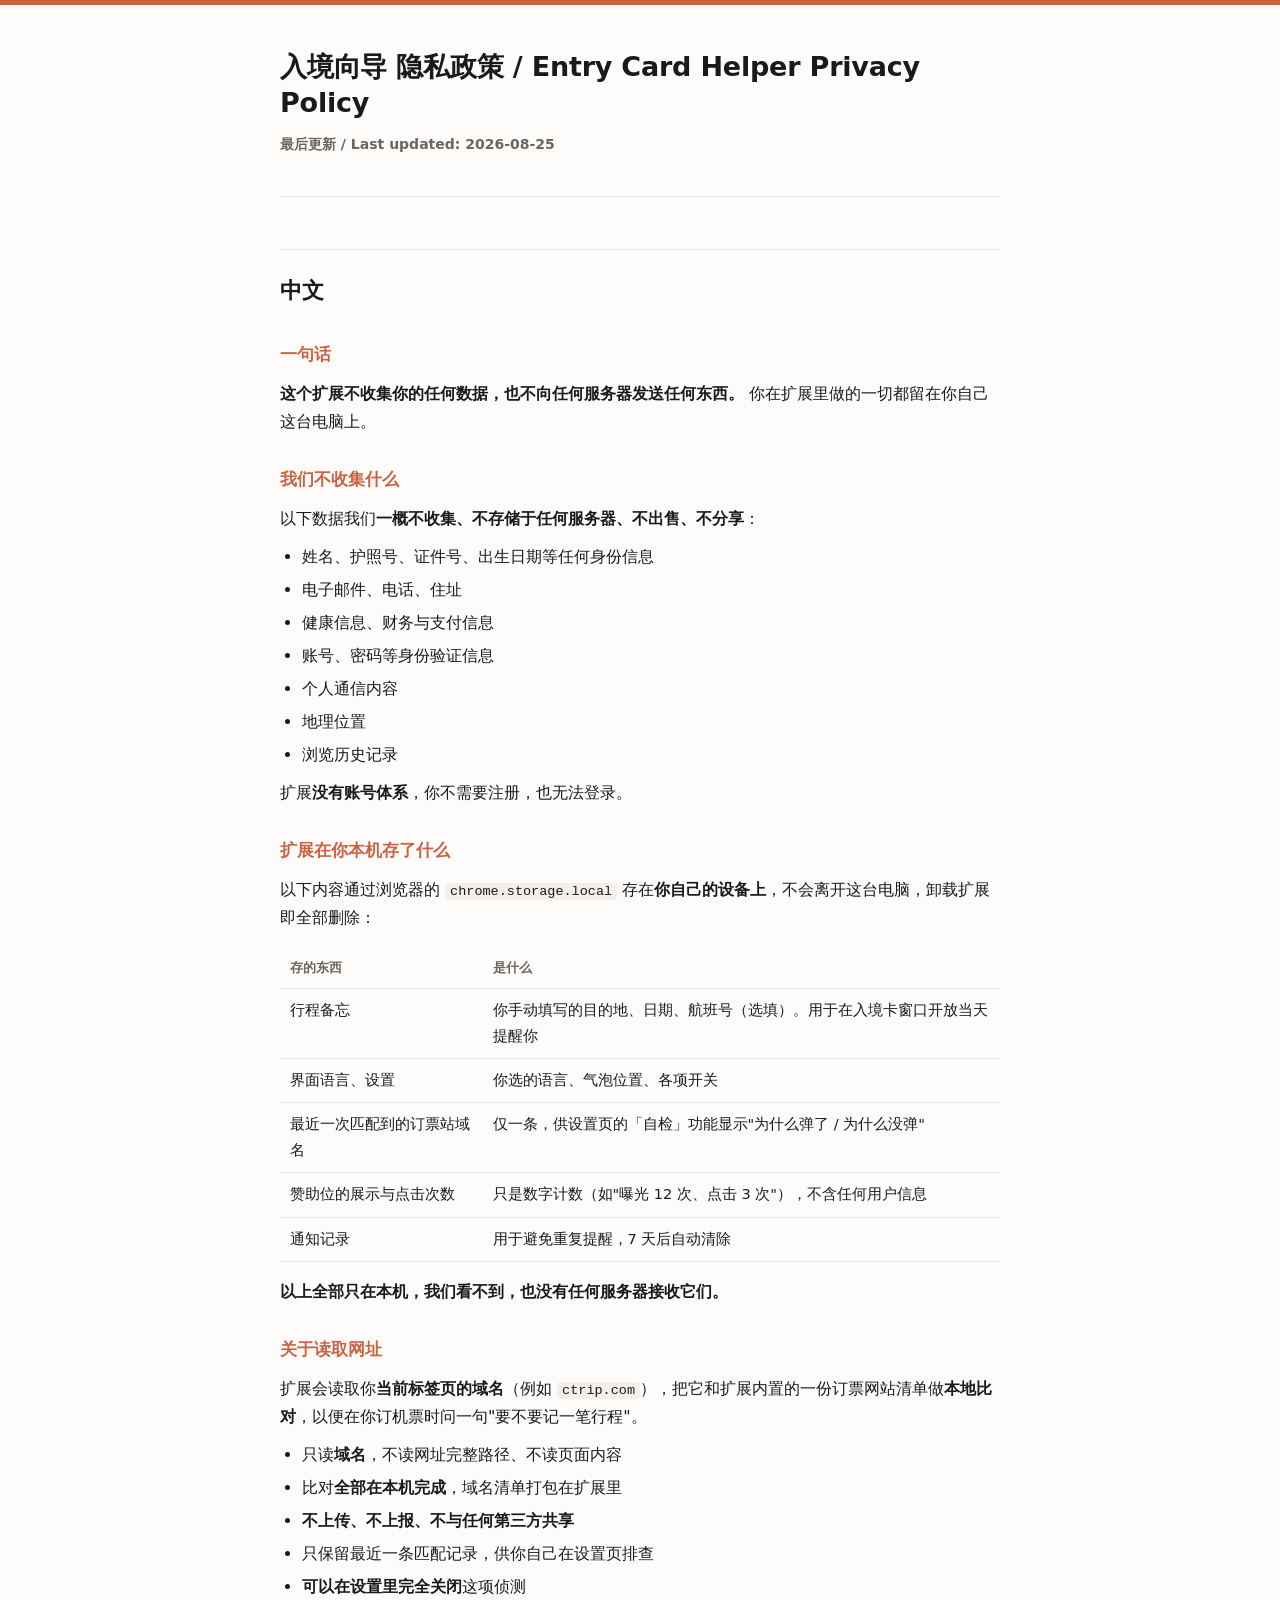
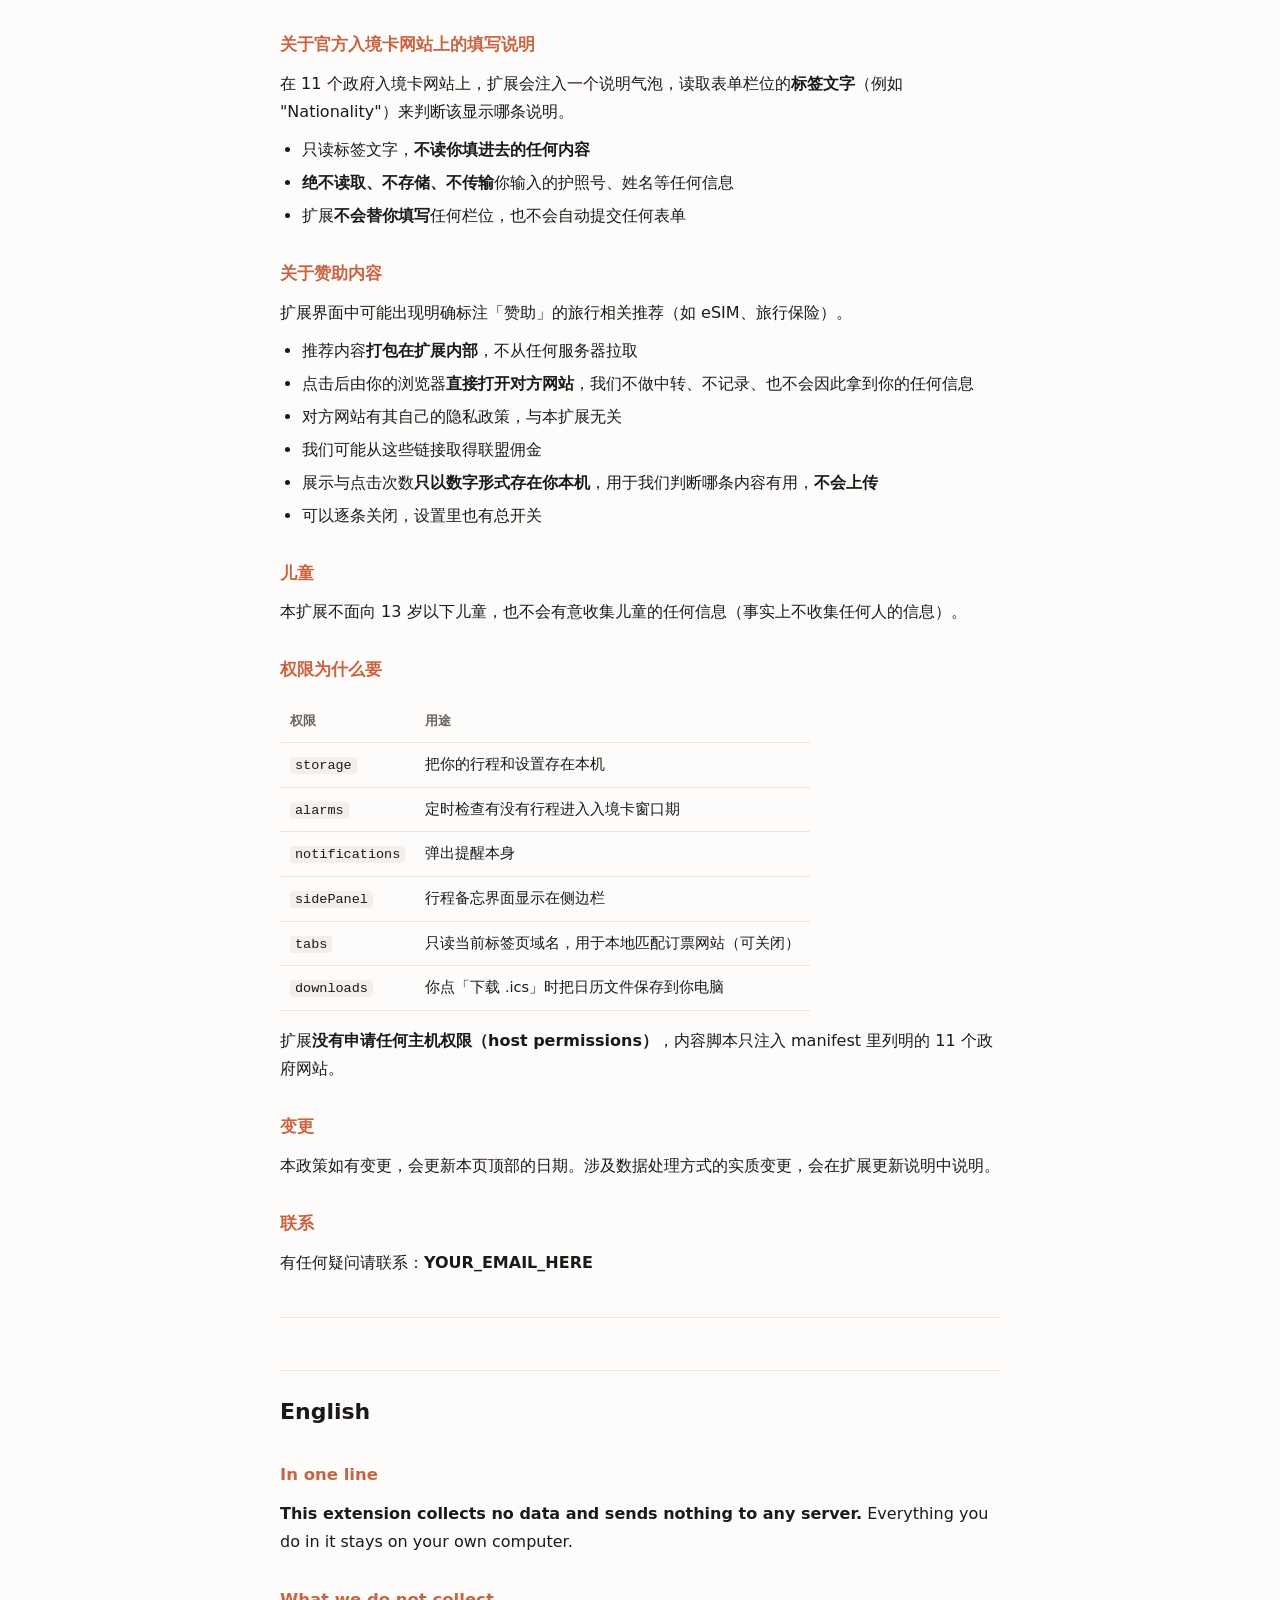
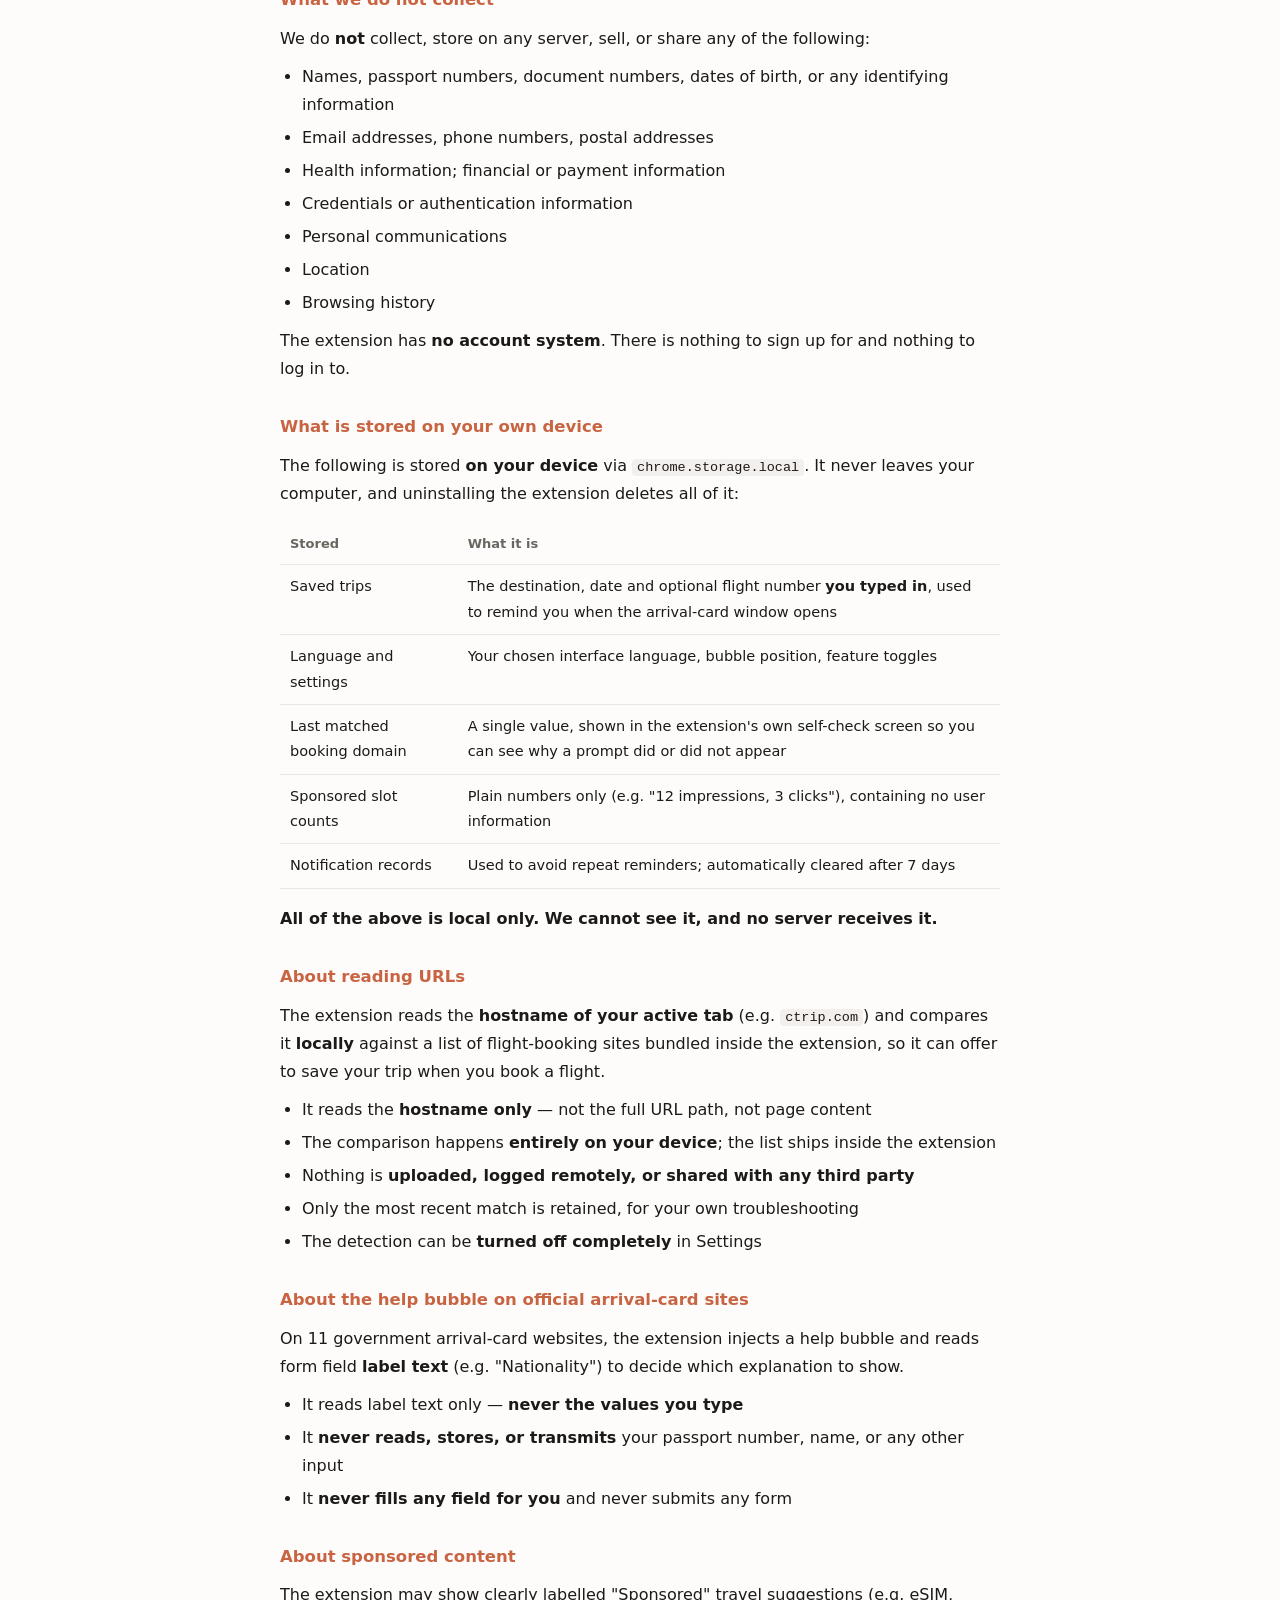
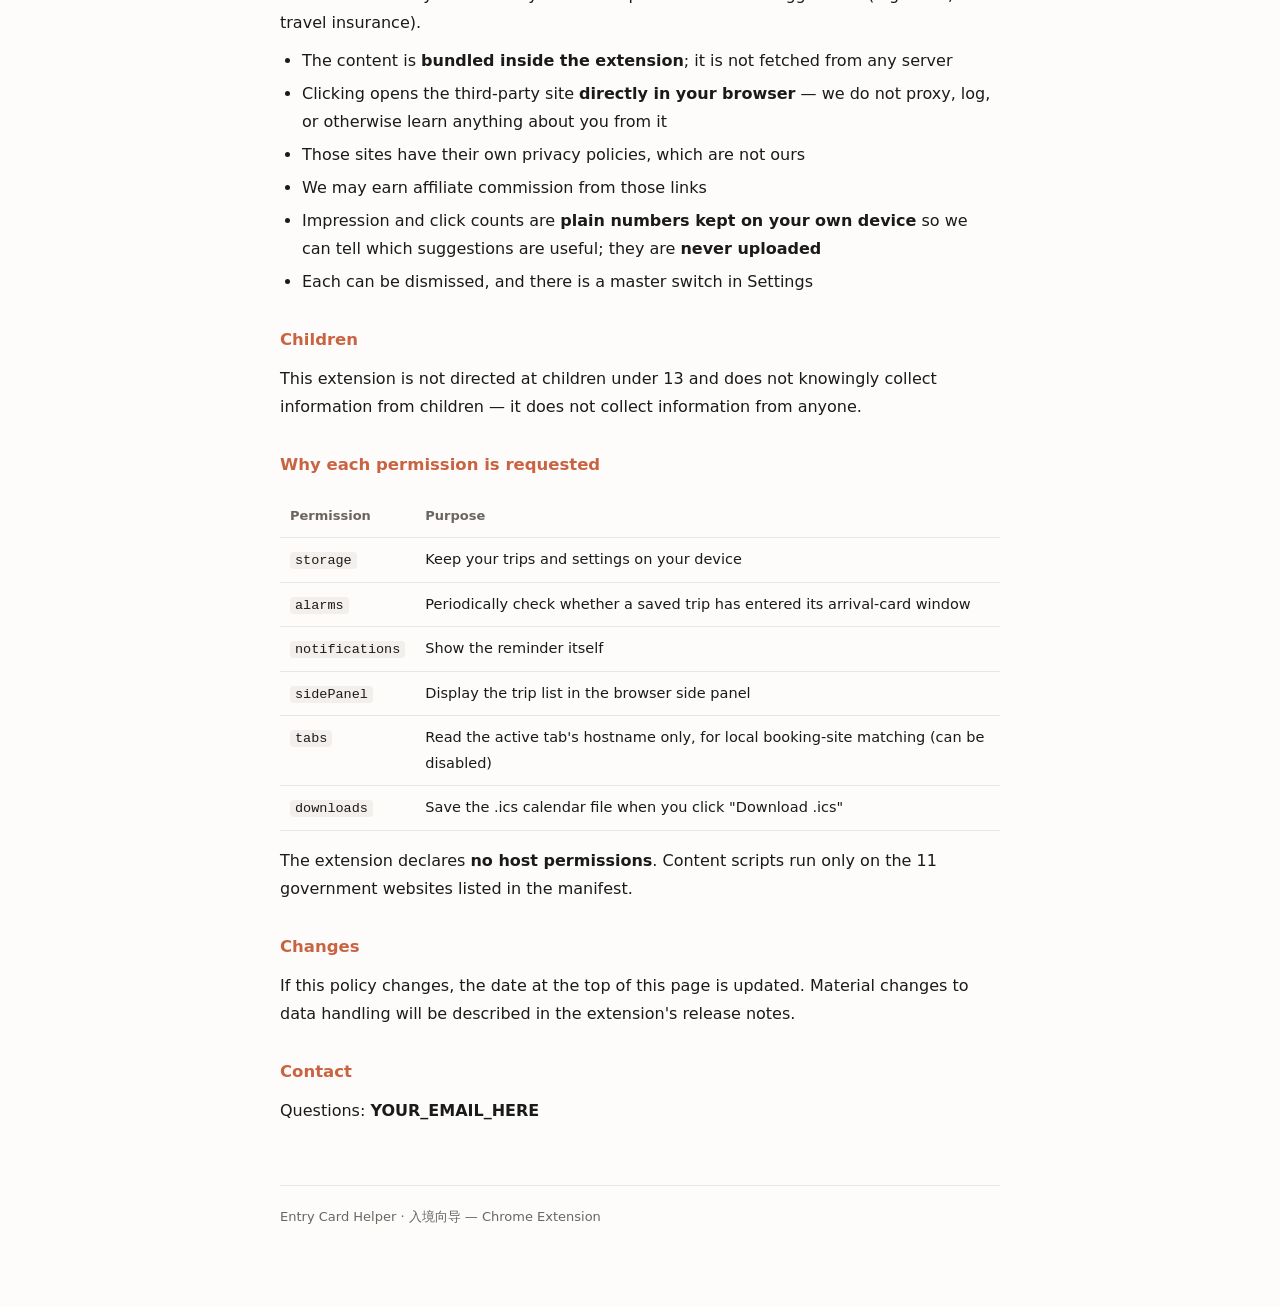
<file: index.html>
<!DOCTYPE html>
<html lang="zh-CN">
<head>
<meta charset="utf-8">
<meta name="viewport" content="width=device-width,initial-scale=1">
<title>入境向导 隐私政策 / Entry Card Helper Privacy Policy</title>
<meta name="description" content="Entry Card Helper collects no data and sends nothing to any server. 入境向导不收集任何数据。">
<style>
:root{--ink:#1c1a18;--sub:#6b6560;--line:#eae5e0;--coral:#c96442;--bg:#fdfcfb}
*{box-sizing:border-box}
body{margin:0;background:var(--bg);color:var(--ink);
  font:16px/1.75 system-ui,-apple-system,"PingFang SC","Microsoft YaHei","Noto Sans CJK SC",sans-serif}
.wrap{max-width:760px;margin:0 auto;padding:0 20px 80px}
.top{height:5px;background:var(--coral)}
h1{font-size:27px;line-height:1.35;margin:44px 0 6px;letter-spacing:-.2px}
h2{font-size:22px;margin:52px 0 4px;padding-top:22px;border-top:1px solid var(--line)}
h3{font-size:16.5px;margin:30px 0 6px;color:var(--coral)}
p{margin:10px 0}
ul{margin:10px 0;padding-left:22px} li{margin:5px 0}
strong{font-weight:650}
code{background:#f3efec;border-radius:4px;padding:1px 5px;font-size:13.5px;
  font-family:ui-monospace,SFMono-Regular,Menlo,Consolas,monospace}
hr{border:0;border-top:1px solid var(--line);margin:40px 0}
table{width:100%;border-collapse:collapse;margin:16px 0;font-size:14.5px;display:block;overflow-x:auto}
th,td{border-bottom:1px solid var(--line);padding:9px 10px;text-align:left;vertical-align:top}
th{color:var(--sub);font-weight:600;font-size:13px;white-space:nowrap}
h1+p{color:var(--sub);font-size:14px}
footer{margin-top:60px;padding-top:20px;border-top:1px solid var(--line);color:var(--sub);font-size:13px}
@media(max-width:600px){h1{font-size:23px}body{font-size:15.5px}}
</style>
</head>
<body>
<div class="top"></div>
<div class="wrap">
<h1>入境向导 隐私政策 / Entry Card Helper Privacy Policy</h1>
<p><strong>最后更新 / Last updated: 2026-08-25</strong></p>
<hr>
<h2>中文</h2>
<h3>一句话</h3>
<p><strong>这个扩展不收集你的任何数据，也不向任何服务器发送任何东西。</strong> 你在扩展里做的一切都留在你自己这台电脑上。</p>
<h3>我们不收集什么</h3>
<p>以下数据我们<strong>一概不收集、不存储于任何服务器、不出售、不分享</strong>：</p>
<ul><li>姓名、护照号、证件号、出生日期等任何身份信息</li><li>电子邮件、电话、住址</li><li>健康信息、财务与支付信息</li><li>账号、密码等身份验证信息</li><li>个人通信内容</li><li>地理位置</li><li>浏览历史记录</li></ul>
<p>扩展<strong>没有账号体系</strong>，你不需要注册，也无法登录。</p>
<h3>扩展在你本机存了什么</h3>
<p>以下内容通过浏览器的 <code>chrome.storage.local</code> 存在<strong>你自己的设备上</strong>，不会离开这台电脑，卸载扩展即全部删除：</p>
<table><thead><tr><th>存的东西</th><th>是什么</th></tr></thead><tbody><tr><td>行程备忘</td><td>你手动填写的目的地、日期、航班号（选填）。用于在入境卡窗口开放当天提醒你</td></tr><tr><td>界面语言、设置</td><td>你选的语言、气泡位置、各项开关</td></tr><tr><td>最近一次匹配到的订票站域名</td><td>仅一条，供设置页的「自检」功能显示"为什么弹了 / 为什么没弹"</td></tr><tr><td>赞助位的展示与点击次数</td><td>只是数字计数（如"曝光 12 次、点击 3 次"），不含任何用户信息</td></tr><tr><td>通知记录</td><td>用于避免重复提醒，7 天后自动清除</td></tr></tbody></table>
<p><strong>以上全部只在本机，我们看不到，也没有任何服务器接收它们。</strong></p>
<h3>关于读取网址</h3>
<p>扩展会读取你<strong>当前标签页的域名</strong>（例如 <code>ctrip.com</code>），把它和扩展内置的一份订票网站清单做<strong>本地比对</strong>，以便在你订机票时问一句"要不要记一笔行程"。</p>
<ul><li>只读<strong>域名</strong>，不读网址完整路径、不读页面内容</li><li>比对<strong>全部在本机完成</strong>，域名清单打包在扩展里</li><li><strong>不上传、不上报、不与任何第三方共享</strong></li><li>只保留最近一条匹配记录，供你自己在设置页排查</li><li><strong>可以在设置里完全关闭</strong>这项侦测</li></ul>
<h3>关于官方入境卡网站上的填写说明</h3>
<p>在 11 个政府入境卡网站上，扩展会注入一个说明气泡，读取表单栏位的<strong>标签文字</strong>（例如 "Nationality"）来判断该显示哪条说明。</p>
<ul><li>只读标签文字，<strong>不读你填进去的任何内容</strong></li><li><strong>绝不读取、不存储、不传输</strong>你输入的护照号、姓名等任何信息</li><li>扩展<strong>不会替你填写</strong>任何栏位，也不会自动提交任何表单</li></ul>
<h3>关于赞助内容</h3>
<p>扩展界面中可能出现明确标注「赞助」的旅行相关推荐（如 eSIM、旅行保险）。</p>
<ul><li>推荐内容<strong>打包在扩展内部</strong>，不从任何服务器拉取</li><li>点击后由你的浏览器<strong>直接打开对方网站</strong>，我们不做中转、不记录、也不会因此拿到你的任何信息</li><li>对方网站有其自己的隐私政策，与本扩展无关</li><li>我们可能从这些链接取得联盟佣金</li><li>展示与点击次数<strong>只以数字形式存在你本机</strong>，用于我们判断哪条内容有用，<strong>不会上传</strong></li><li>可以逐条关闭，设置里也有总开关</li></ul>
<h3>儿童</h3>
<p>本扩展不面向 13 岁以下儿童，也不会有意收集儿童的任何信息（事实上不收集任何人的信息）。</p>
<h3>权限为什么要</h3>
<table><thead><tr><th>权限</th><th>用途</th></tr></thead><tbody><tr><td><code>storage</code></td><td>把你的行程和设置存在本机</td></tr><tr><td><code>alarms</code></td><td>定时检查有没有行程进入入境卡窗口期</td></tr><tr><td><code>notifications</code></td><td>弹出提醒本身</td></tr><tr><td><code>sidePanel</code></td><td>行程备忘界面显示在侧边栏</td></tr><tr><td><code>tabs</code></td><td>只读当前标签页域名，用于本地匹配订票网站（可关闭）</td></tr><tr><td><code>downloads</code></td><td>你点「下载 .ics」时把日历文件保存到你电脑</td></tr></tbody></table>
<p>扩展<strong>没有申请任何主机权限（host permissions）</strong>，内容脚本只注入 manifest 里列明的 11 个政府网站。</p>
<h3>变更</h3>
<p>本政策如有变更，会更新本页顶部的日期。涉及数据处理方式的实质变更，会在扩展更新说明中说明。</p>
<h3>联系</h3>
<p>有任何疑问请联系：<strong>YOUR_EMAIL_HERE</strong></p>
<hr>
<h2>English</h2>
<h3>In one line</h3>
<p><strong>This extension collects no data and sends nothing to any server.</strong> Everything you do in it stays on your own computer.</p>
<h3>What we do not collect</h3>
<p>We do <strong>not</strong> collect, store on any server, sell, or share any of the following:</p>
<ul><li>Names, passport numbers, document numbers, dates of birth, or any identifying information</li><li>Email addresses, phone numbers, postal addresses</li><li>Health information; financial or payment information</li><li>Credentials or authentication information</li><li>Personal communications</li><li>Location</li><li>Browsing history</li></ul>
<p>The extension has <strong>no account system</strong>. There is nothing to sign up for and nothing to log in to.</p>
<h3>What is stored on your own device</h3>
<p>The following is stored <strong>on your device</strong> via <code>chrome.storage.local</code>. It never leaves your computer, and uninstalling the extension deletes all of it:</p>
<table><thead><tr><th>Stored</th><th>What it is</th></tr></thead><tbody><tr><td>Saved trips</td><td>The destination, date and optional flight number <strong>you typed in</strong>, used to remind you when the arrival-card window opens</td></tr><tr><td>Language and settings</td><td>Your chosen interface language, bubble position, feature toggles</td></tr><tr><td>Last matched booking domain</td><td>A single value, shown in the extension's own self-check screen so you can see why a prompt did or did not appear</td></tr><tr><td>Sponsored slot counts</td><td>Plain numbers only (e.g. "12 impressions, 3 clicks"), containing no user information</td></tr><tr><td>Notification records</td><td>Used to avoid repeat reminders; automatically cleared after 7 days</td></tr></tbody></table>
<p><strong>All of the above is local only. We cannot see it, and no server receives it.</strong></p>
<h3>About reading URLs</h3>
<p>The extension reads the <strong>hostname of your active tab</strong> (e.g. <code>ctrip.com</code>) and compares it <strong>locally</strong> against a list of flight-booking sites bundled inside the extension, so it can offer to save your trip when you book a flight.</p>
<ul><li>It reads the <strong>hostname only</strong> — not the full URL path, not page content</li><li>The comparison happens <strong>entirely on your device</strong>; the list ships inside the extension</li><li>Nothing is <strong>uploaded, logged remotely, or shared with any third party</strong></li><li>Only the most recent match is retained, for your own troubleshooting</li><li>The detection can be <strong>turned off completely</strong> in Settings</li></ul>
<h3>About the help bubble on official arrival-card sites</h3>
<p>On 11 government arrival-card websites, the extension injects a help bubble and reads form field <strong>label text</strong> (e.g. "Nationality") to decide which explanation to show.</p>
<ul><li>It reads label text only — <strong>never the values you type</strong></li><li>It <strong>never reads, stores, or transmits</strong> your passport number, name, or any other input</li><li>It <strong>never fills any field for you</strong> and never submits any form</li></ul>
<h3>About sponsored content</h3>
<p>The extension may show clearly labelled "Sponsored" travel suggestions (e.g. eSIM, travel insurance).</p>
<ul><li>The content is <strong>bundled inside the extension</strong>; it is not fetched from any server</li><li>Clicking opens the third-party site <strong>directly in your browser</strong> — we do not proxy, log, or otherwise learn anything about you from it</li><li>Those sites have their own privacy policies, which are not ours</li><li>We may earn affiliate commission from those links</li><li>Impression and click counts are <strong>plain numbers kept on your own device</strong> so we can tell which suggestions are useful; they are <strong>never uploaded</strong></li><li>Each can be dismissed, and there is a master switch in Settings</li></ul>
<h3>Children</h3>
<p>This extension is not directed at children under 13 and does not knowingly collect information from children — it does not collect information from anyone.</p>
<h3>Why each permission is requested</h3>
<table><thead><tr><th>Permission</th><th>Purpose</th></tr></thead><tbody><tr><td><code>storage</code></td><td>Keep your trips and settings on your device</td></tr><tr><td><code>alarms</code></td><td>Periodically check whether a saved trip has entered its arrival-card window</td></tr><tr><td><code>notifications</code></td><td>Show the reminder itself</td></tr><tr><td><code>sidePanel</code></td><td>Display the trip list in the browser side panel</td></tr><tr><td><code>tabs</code></td><td>Read the active tab's hostname only, for local booking-site matching (can be disabled)</td></tr><tr><td><code>downloads</code></td><td>Save the .ics calendar file when you click "Download .ics"</td></tr></tbody></table>
<p>The extension declares <strong>no host permissions</strong>. Content scripts run only on the 11 government websites listed in the manifest.</p>
<h3>Changes</h3>
<p>If this policy changes, the date at the top of this page is updated. Material changes to data handling will be described in the extension's release notes.</p>
<h3>Contact</h3>
<p>Questions: <strong>YOUR_EMAIL_HERE</strong></p>
<footer>Entry Card Helper · 入境向导 — Chrome Extension</footer>
</div>
</body>
</html>
</file>
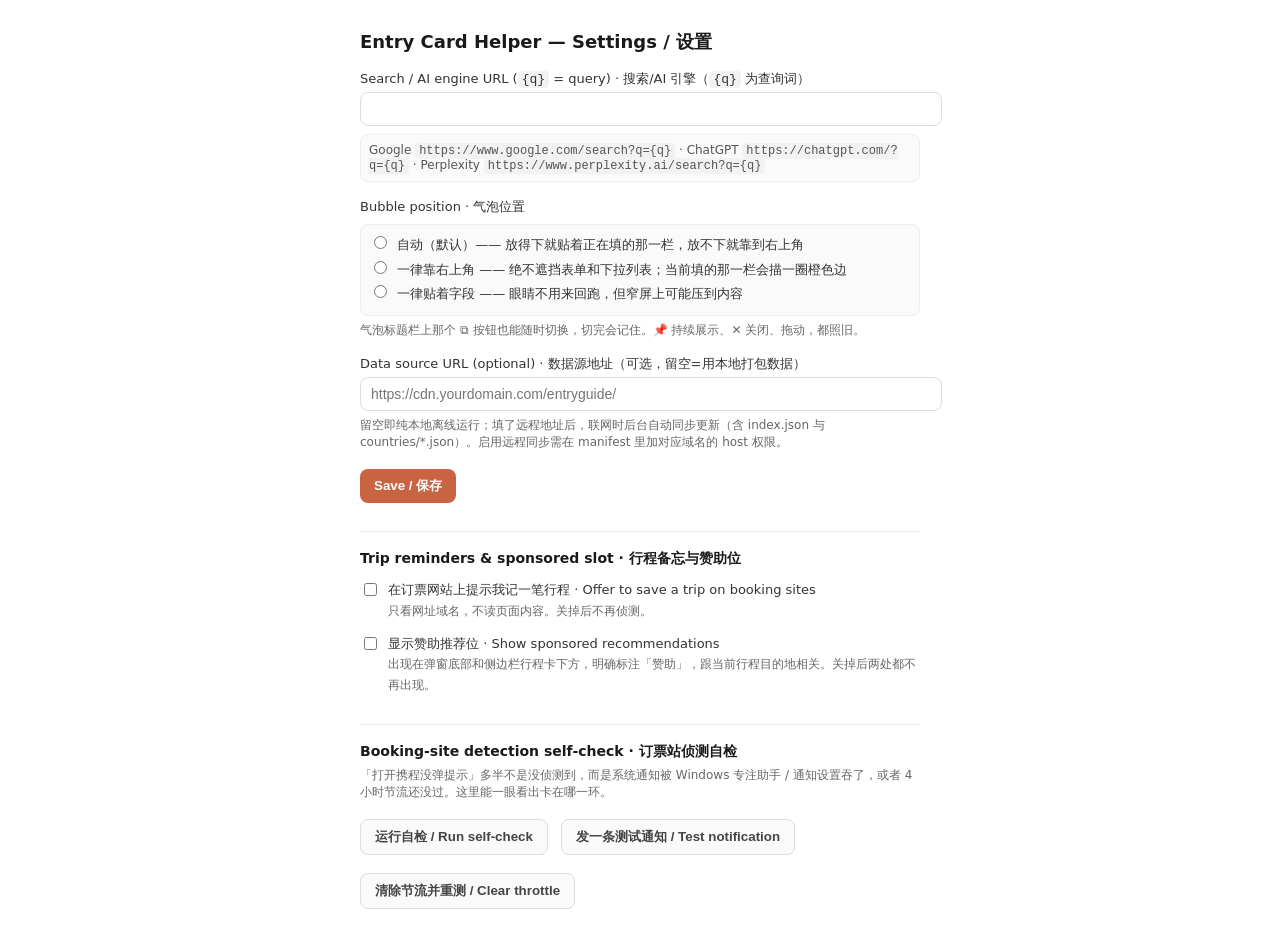
<file: extension/options.html>
<!DOCTYPE html><html><head><meta charset="utf-8"><style>
body{font-family:system-ui,"PingFang SC",sans-serif;max-width:560px;margin:30px auto;padding:0 16px;color:#1a1a1a}
h1{font-size:18px}label{display:block;margin:16px 0 4px;font-size:13px;color:#333}
input{width:100%;padding:8px 10px;border:1px solid #ddd;border-radius:8px;font-size:14px}
.hint{font-size:12px;color:#666;margin-top:6px}
.ex{font-size:12px;color:#555;background:#fafafa;border:1px solid #eee;border-radius:8px;padding:8px;margin-top:8px}
code{background:#f2f2f2;padding:1px 4px;border-radius:4px}
button{margin-top:18px;padding:8px 14px;border:0;border-radius:8px;background:#c96442;color:#fff;font-weight:600;cursor:pointer}
button.sec{background:#fafafa;color:#444;border:1px solid #ddd;margin-right:8px}
h2{font-size:14px;margin:28px 0 0;padding-top:18px;border-top:1px solid #eee}
.sw{display:flex;align-items:flex-start;gap:8px;margin:12px 0 0;font-size:13px;line-height:1.6}
.sw input{width:auto;margin-top:3px}
table.diag{width:100%;border-collapse:collapse;font-size:12px;margin-top:10px}
table.diag td{border-bottom:1px solid #f0f0f0;padding:5px 4px;vertical-align:top}
table.diag td:first-child{color:#777;width:38%;white-space:nowrap}
.ok{color:#12703f;font-weight:600}.bad{color:#c0392b;font-weight:600}.mute{color:#999}
</style></head><body>
<h1>Entry Card Helper — Settings / 设置</h1>

<label for="engine">Search / AI engine URL (<code>{q}</code> = query) · 搜索/AI 引擎（<code>{q}</code> 为查询词）</label>
<input id="engine" type="text">
<div class="ex">Google <code>https://www.google.com/search?q={q}</code> · ChatGPT <code>https://chatgpt.com/?q={q}</code> · Perplexity <code>https://www.perplexity.ai/search?q={q}</code></div>

<label>Bubble position · 气泡位置</label>
<div class="ex" style="line-height:1.9">
  <label style="margin:0;font-size:13px"><input type="radio" name="dock" value="auto" style="width:auto;margin-right:6px">
    自动（默认）—— 放得下就贴着正在填的那一栏，放不下就靠到右上角</label>
  <label style="margin:0;font-size:13px"><input type="radio" name="dock" value="side" style="width:auto;margin-right:6px">
    一律靠右上角 —— 绝不遮挡表单和下拉列表；当前填的那一栏会描一圈橙色边</label>
  <label style="margin:0;font-size:13px"><input type="radio" name="dock" value="beside" style="width:auto;margin-right:6px">
    一律贴着字段 —— 眼睛不用来回跑，但窄屏上可能压到内容</label>
</div>
<div class="hint">气泡标题栏上那个 ⧉ 按钮也能随时切换，切完会记住。📌 持续展示、✕ 关闭、拖动，都照旧。</div>

<label for="dataBaseUrl">Data source URL (optional) · 数据源地址（可选，留空=用本地打包数据）</label>
<input id="dataBaseUrl" type="text" placeholder="https://cdn.yourdomain.com/entryguide/">
<div class="hint">留空即纯本地离线运行；填了远程地址后，联网时后台自动同步更新（含 index.json 与 countries/*.json）。启用远程同步需在 manifest 里加对应域名的 host 权限。</div>

<button id="save">Save / 保存</button>
<p class="hint" id="status"></p>

<h2>Trip reminders &amp; sponsored slot · 行程备忘与赞助位</h2>
<label class="sw"><input type="checkbox" id="bookingDetect">
  <span>在订票网站上提示我记一笔行程 · Offer to save a trip on booking sites<br>
  <span class="hint">只看网址域名，不读页面内容。关掉后不再侦测。</span></span></label>
<label class="sw"><input type="checkbox" id="promoEnabled">
  <span>显示赞助推荐位 · Show sponsored recommendations<br>
  <span class="hint">出现在弹窗底部和侧边栏行程卡下方，明确标注「赞助」，跟当前行程目的地相关。关掉后两处都不再出现。</span></span></label>

<h2>Booking-site detection self-check · 订票站侦测自检</h2>
<div class="hint">「打开携程没弹提示」多半不是没侦测到，而是系统通知被 Windows 专注助手 / 通知设置吞了，或者 4 小时节流还没过。这里能一眼看出卡在哪一环。</div>
<div>
  <button class="sec" id="diagRun" type="button">运行自检 / Run self-check</button>
  <button class="sec" id="diagNotify" type="button">发一条测试通知 / Test notification</button>
  <button class="sec" id="diagClear" type="button">清除节流并重测 / Clear throttle</button>
</div>
<table class="diag" id="diagTable"></table>

<script src="options.js"></script></body></html>
</file>
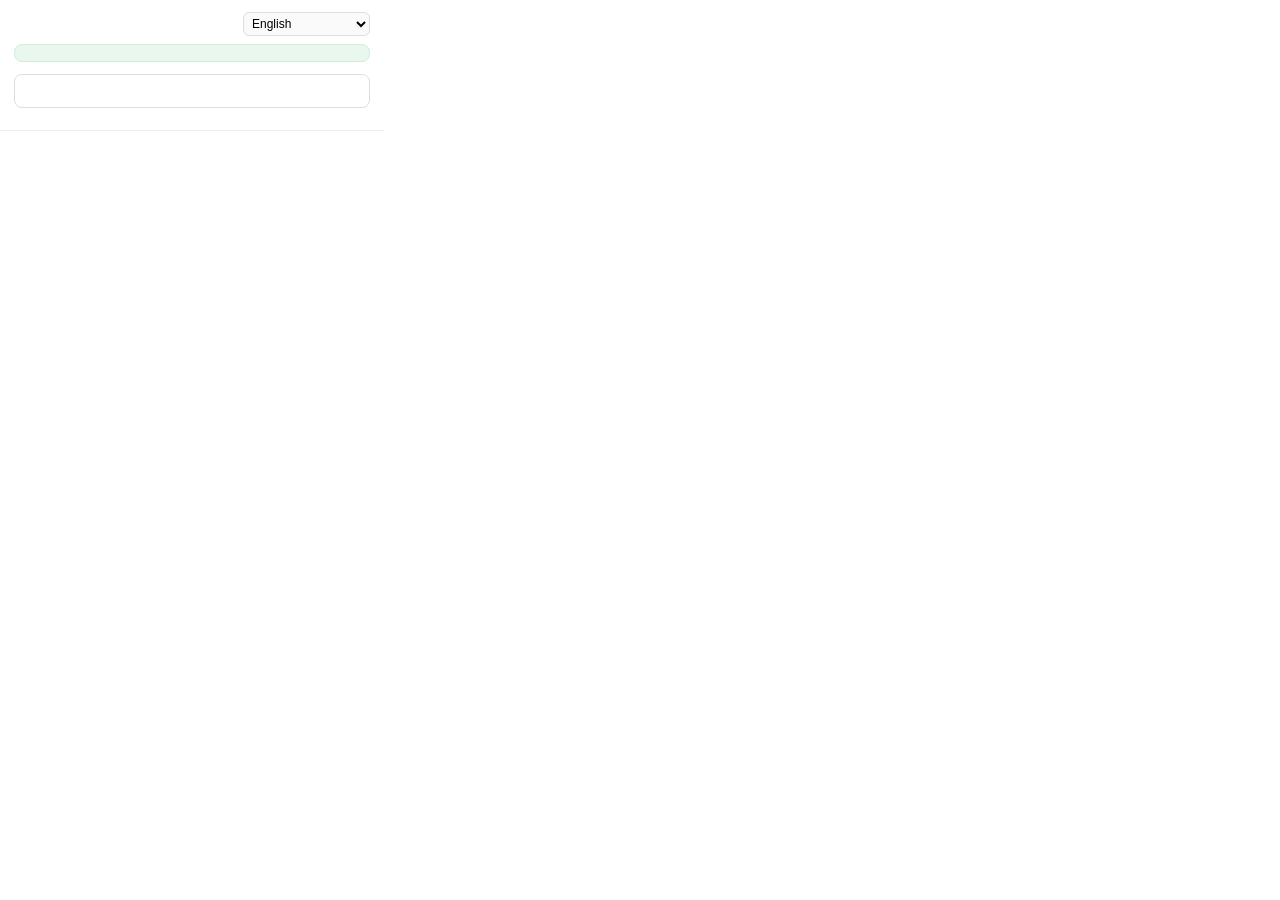
<file: extension/popup.html>
<!DOCTYPE html>
<html><head><meta charset="utf-8"><link rel="stylesheet" href="popup.css"></head>
<body>
  <header>
    <div class="titlewrap"><h1 id="title"></h1><p id="subtitle" class="subtitle"></p></div>
    <select id="lang" aria-label="language"></select>
  </header>
  <div id="pagebar" class="pagebar" style="display:none"><label><input type="checkbox" id="pausechk"> <span id="pausetxt"></span></label></div>
  <button id="tripbtn" class="tripbtn"></button>
  <input id="search" type="search" autocomplete="off">
  <div id="list" class="list"></div>
  <div id="promo-pop"></div>
  <p id="disclaimer" class="disclaimer"></p>
  <footer><a href="#" id="settings-link"></a><span id="dataver" class="dataver"></span></footer>
  <div id="toast" class="toast"></div>
  <script src="i18n.js"></script>
  <script src="i18n-packs.js"></script>
  <script src="promo.js"></script>
  <script src="popup.js"></script>
</body></html>
</file>
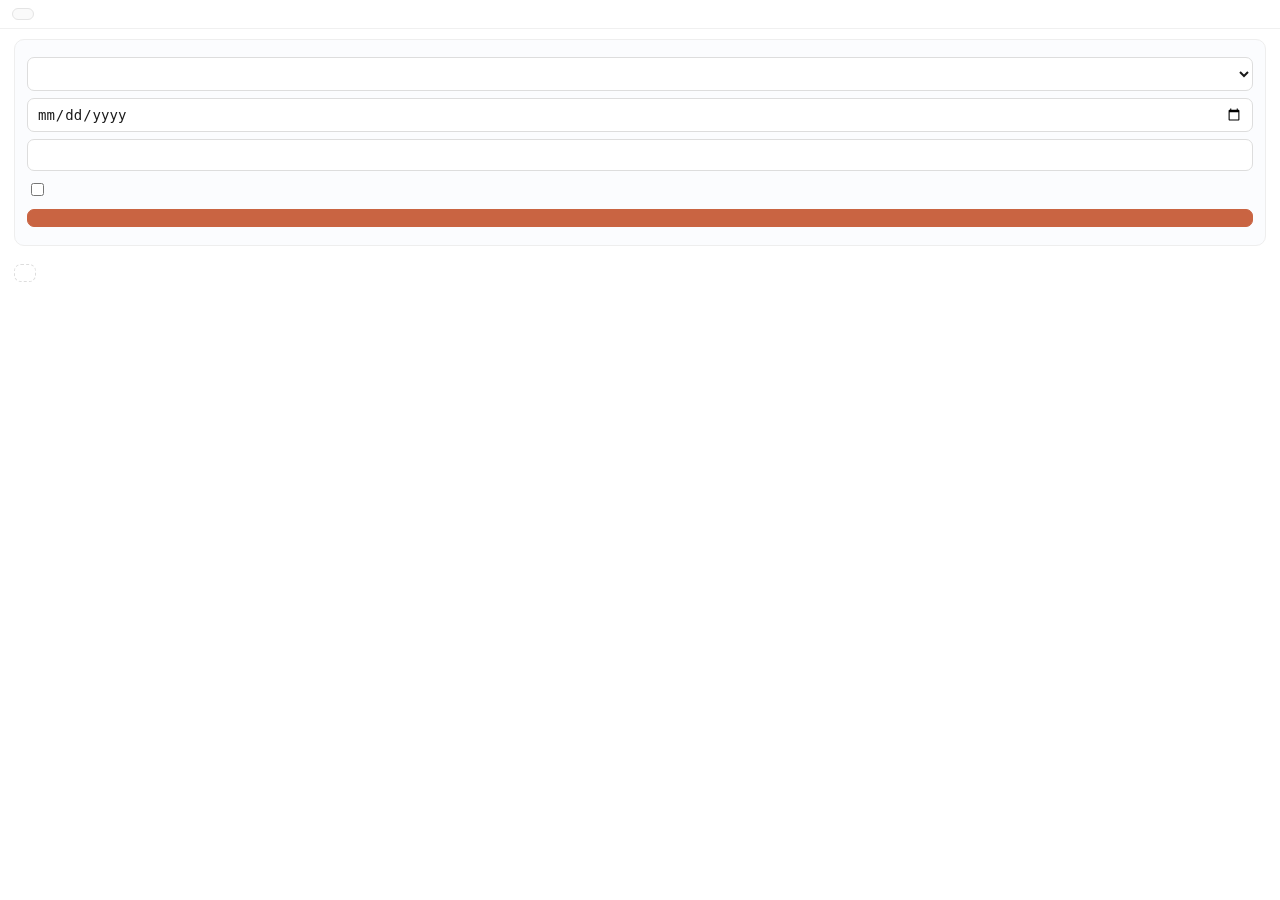
<file: extension/sidepanel.html>
<!DOCTYPE html>
<html><head><meta charset="utf-8"><link rel="stylesheet" href="sidepanel.css"></head>
<body>
  <div class="sp">
    <nav class="topnav">
      <button id="backbtn" class="backbtn" type="button"></button>
      <span id="navtitle" class="navtitle"></span>
    </nav>

    <!-- ── 视图 1：行程备忘 ── -->
    <div id="view-trips">
      <header><h1 id="sp_title"></h1><p id="sp_sub" class="sub"></p></header>

      <!-- 订票站侦测的兜底横幅：系统通知没弹出来时，这里一定看得到 -->
      <section id="pending" class="pending" hidden>
        <div class="pd-t" id="pd_title"></div>
        <div class="pd-b" id="pd_body"></div>
        <div class="pd-acts">
          <button id="pd_yes" class="primary sm"></button>
          <button id="pd_no"></button>
          <button id="pd_mute"></button>
        </div>
      </section>

      <section class="addbox">
        <div class="lbl" id="l_dest"></div>
        <select id="dest"></select>
        <div class="lbl" id="l_date"></div>
        <input type="date" id="date">
        <div class="lbl" id="l_flight"></div>
        <input type="text" id="flight" autocomplete="off">
        <label class="calrow"><input type="checkbox" id="cal"> <span id="l_cal"></span></label>
        <button id="save" class="primary"></button>
        <p id="upsell" class="upsell"></p>
        <p id="err" class="err"></p>
      </section>

      <div id="trips" class="trips"></div>
      <div id="promo-sp"></div>
      <div class="foot"><button id="exportall" class="ghost"></button></div>
    </div>

    <!-- ── 视图 2：国家列表 ── -->
    <div id="view-list" hidden>
      <p id="list_sub" class="sub"></p>
      <input id="lsearch" type="search" autocomplete="off">
      <div id="clist" class="clist"></div>
    </div>

    <!-- ── 日历投递面板 ── -->
    <div id="calsheet" class="sheetwrap" hidden style="display:none">
      <div class="sheet">
        <div class="sh-h"><b id="sh_title"></b><span id="sh_sub"></span></div>
        <div id="sh_body"></div>
        <button id="sh_close" class="ghost wide"></button>
      </div>
    </div>

    <!-- ── 删除确认 ── -->
    <div id="confirm" class="sheetwrap" hidden style="display:none">
      <div class="sheet">
        <div class="sh-h"><b id="cf_title"></b><span id="cf_sub"></span></div>
        <p id="cf_body" class="cf-body"></p>
        <div class="cf-acts">
          <button id="cf_no" class="ghost"></button>
          <button id="cf_yes" class="danger"></button>
        </div>
      </div>
    </div>

    <div id="toast" class="toast"></div>
  </div>
  <script src="i18n.js"></script>
  <script src="i18n-packs.js"></script>
  <script src="ics.js"></script>
  <script src="promo.js"></script>
  <script src="sidepanel.js"></script>
</body></html>
</file>
<file: extension/popup.css>
*{box-sizing:border-box}
body{width:384px;margin:0;font-family:system-ui,"PingFang SC","Microsoft YaHei",sans-serif;color:#1a1a1a;background:#fff;font-size:14px}
header{display:flex;align-items:flex-start;justify-content:space-between;gap:8px;padding:12px 14px 6px}
h1{font-size:16px;margin:0}
.subtitle{margin:2px 0 0;font-size:11px;color:#666}
#lang{font-size:12px;padding:3px 4px;border:1px solid #ddd;border-radius:6px;background:#fafafa}
#search{width:calc(100% - 28px);margin:4px 14px 8px;padding:8px 10px;border:1px solid #ddd;border-radius:8px;font-size:14px}
.pagebar{margin:2px 14px 6px;font-size:11.5px;color:#12703f;display:flex;align-items:center;background:#eaf7ef;border:1px solid #cdeed9;border-radius:8px;padding:6px 9px}
.pagebar label{display:flex;align-items:center;gap:6px;cursor:pointer;width:100%}

.list{max-height:440px;overflow-y:auto;padding:0 10px 6px}
.card{border:1px solid #eee;border-radius:10px;padding:10px 12px;margin:6px 4px}
.card h2{font-size:15px;margin:0 0 2px;display:flex;align-items:center;gap:6px}
.cardname{font-size:12px;color:#555;margin:0 0 6px}
.badges{display:flex;gap:6px;flex-wrap:wrap;margin:2px 0 8px}
.badge{font-size:10px;font-weight:700;padding:2px 6px;border-radius:999px}
.badge.official{background:#e7f0ff;color:#1256b8}
.badge.free{background:#e7f7ec;color:#1a7f37}
.badge.veri{background:#f2f0ea;color:#8a6d3b}
.reach{font-size:11.5px;color:#8a4b00;background:#fff5e6;border:1px solid #ffe0b3;border-radius:8px;padding:6px 8px;margin:4px 0 8px;line-height:1.5}
.row{font-size:12px;margin:4px 0}
.row b{color:#333}
.btns{display:flex;flex-wrap:wrap;gap:6px;margin-top:8px}
button,.btn{font-size:12px;padding:6px 9px;border:1px solid #ddd;border-radius:7px;background:#fafafa;cursor:pointer;text-decoration:none;color:#1a1a1a;display:inline-block}
button.primary{background:#c96442;color:#fff;border-color:#c96442;font-weight:600}
.share{display:flex;gap:6px;margin-top:6px}
.details{margin-top:8px}
.details summary{cursor:pointer;font-size:12px;color:#1256b8}
.field{font-size:12px;margin:8px 0;padding-left:8px;border-left:2px solid #eee}
.field>b{display:block;margin-bottom:2px}
.field .reassure{background:#eaf7ef;color:#12703f;padding:5px 7px;border-radius:6px;margin:3px 0;line-height:1.5}
.field .how{color:#444;margin:3px 0}
.field .chips{display:flex;flex-wrap:wrap;gap:5px;margin:4px 0}
.field .chip{font-size:11.5px;padding:3px 8px;border:1px solid #d8dce2;border-radius:999px;background:#f7f8fa;cursor:pointer}
.field .chip:hover{background:#c96442;color:#fff;border-color:#c96442}
.field .dft{font-size:11.5px;color:#666}
.field .dft b{color:#c96442}
.field .illu{margin:6px 0}
.field .illu img{width:100%;max-width:260px;display:block;border-radius:8px;border:1px solid #eef1f5}

.disclaimer{font-size:11px;color:#a15;padding:4px 16px;margin:0}
footer{padding:8px 14px 12px;border-top:1px solid #f0f0f0;display:flex;justify-content:space-between;align-items:center}
footer a{font-size:12px;color:#1256b8;text-decoration:none}
.dataver{font-size:10px;color:#9aa2ad}
.empty{text-align:center;color:#888;padding:20px;font-size:13px}
.toast{position:fixed;left:50%;bottom:14px;transform:translateX(-50%);background:#1f2937;color:#fff;font-size:12px;padding:6px 12px;border-radius:999px;opacity:0;transition:opacity .3s;pointer-events:none}
.nathelp{margin:0 14px 8px;font-size:12px;border:1px solid #eef1f5;border-radius:8px;padding:6px 10px;background:#fbfcfe}
.nathelp summary{cursor:pointer;color:#1256b8}
.nathelp .natline{margin:6px 0 4px;color:#444}
.nathelp .chips{display:flex;flex-wrap:wrap;gap:5px}
.nathelp .chip{font-size:11.5px;padding:3px 8px;border:1px solid #d8dce2;border-radius:999px;background:#f7f8fa;cursor:pointer}
.nathelp .chip:hover{background:#c96442;color:#fff;border-color:#c96442}
.nathelp .nattip{margin-top:6px;color:#12703f;background:#eaf7ef;border-radius:6px;padding:5px 7px;line-height:1.5}
/* ---- 手风琴国家折叠 ---- */
details.card{padding:0;overflow:hidden}
details.card>summary{list-style:none;display:flex;align-items:center;gap:8px;padding:11px 12px;cursor:pointer}
details.card>summary::-webkit-details-marker{display:none}
details.card>summary::after{content:"›";margin-left:auto;color:#c0c6cf;font-size:18px;transform:rotate(90deg);transition:transform .15s}
details.card[open]>summary::after{transform:rotate(-90deg)}
details.card[open]>summary{border-bottom:1px solid #f0f0f0}
.crow .flagimg{width:22px;height:15px;border-radius:2px;box-shadow:0 0 0 1px rgba(0,0,0,.1);object-fit:cover;flex:none;display:block}
.crow .cname{font-weight:600;font-size:14px}
.crow .ctag{font-size:11px;color:#9aa2ad;margin-left:4px;overflow:hidden;text-overflow:ellipsis;white-space:nowrap}
.cbody{padding:10px 12px}
details.sub{margin-top:8px;border-top:1px dashed #eef1f5;padding-top:6px}
details.sub>summary{cursor:pointer;font-size:12px;color:#1256b8}
.natline{margin:6px 0 4px;color:#444;font-size:12px}
.nattip{margin-top:6px;color:#12703f;background:#eaf7ef;border-radius:6px;padding:5px 7px;line-height:1.5;font-size:12px}
.natbox{background:#f4f8ff;border:1px solid #dbe7ff;border-radius:8px;padding:8px 10px;margin-bottom:8px}
/* ---- B3: base pill styling (root-fix for candidates sticking together) ---- */
.chips{display:flex;flex-wrap:wrap;gap:8px;margin:4px 0}
.chip{font-size:11.5px;padding:4px 9px;border:1px solid #d8dce2;border-radius:999px;background:#f7f8fa;cursor:pointer;white-space:nowrap;display:inline-flex;align-items:center;gap:4px}
.chip:hover{background:#c96442;color:#fff;border-color:#c96442}
.natchip .arrow{color:#9aa2ad}
.chip:hover .arrow,.chip:hover .code{color:#fff}
.natchip .code{font-family:ui-monospace,SFMono-Regular,Menlo,Consolas,monospace;font-weight:700;color:#c96442;background:#fff3ee;padding:1px 6px;border-radius:4px}
.chip:hover .code{background:rgba(255,255,255,.25)}
/* ---- B1: per-country highlight block (no_english term pairs / custom body) ---- */
.pairs{display:grid;grid-template-columns:1fr 1fr;gap:5px 8px;margin:6px 0}
.pair{display:flex;align-items:center;gap:5px;font-size:11.5px;background:#fff;border:1px solid #eef1f5;border-radius:6px;padding:3px 7px;overflow:hidden}
.pair .pzh{font-weight:600;white-space:nowrap}
.pair .parrow{color:#9aa2ad;flex:none}
.pair .pen{color:#555;overflow:hidden;text-overflow:ellipsis;white-space:nowrap}
.hlbody{margin-top:6px;color:#444;font-size:12px;line-height:1.6;background:#fff;border-radius:6px;padding:6px 8px}

.natttl{font-size:12px;font-weight:600;color:#1256b8;margin-bottom:3px}

/* 格式说明（不可点复制）vs 可点选项，视觉上要能一眼分开 */
.field .fmt{margin:5px 0;padding:5px 8px;border-left:3px solid #c7ccd4;background:#f7f8fa;color:#4a5058;font-size:11.5px;line-height:1.55;border-radius:0 6px 6px 0;cursor:default;user-select:none;}
.field .fmt .fmtk{display:inline-block;font-weight:700;color:#6b7280;margin-right:6px;}
.field .chipcap{font-size:10.5px;color:#8a9099;margin:6px 0 2px;}

.field .tip{margin:6px 0;padding:7px 9px;background:#fff7e6;border:1px solid #ffdca8;border-radius:7px;color:#7a4f00;font-size:11.5px;line-height:1.6;}
.field .tip .tipk{margin-right:5px;}

.field .stepend{margin-top:8px;padding:7px 9px;background:#eaf7ef;border:1px solid #b9e3c9;
border-radius:7px;color:#12703f;line-height:1.6;font-size:11.5px;}

.tripbtn{display:block;width:calc(100% - 28px);margin:2px 14px 8px;padding:8px 10px;border:1px solid #cdeed9;border-radius:8px;background:#eaf7ef;color:#12703f;font-size:13px;font-weight:600;cursor:pointer;text-align:center}
.tripbtn:hover{background:#dff1e7}
/* 侦测到订票站但系统通知没露面时的高亮入口 */
.tripbtn.hot{background:#fdf1ec;border-color:#e6c9bd;color:#a4482a}
.tripbtn.hot:hover{background:#fae4db}
/* 赞助位容器（卡片样式在 promo.js 里注入，两边界面共用一份） */
#promo-pop{padding:0 14px}
</file>
<file: extension/sidepanel.css>
*{box-sizing:border-box}
body{margin:0;font-family:system-ui,"PingFang SC","Microsoft YaHei",sans-serif;color:#1a1a1a;background:#fff;font-size:14px}
.sp{padding:0 14px 28px}

/* ── 顶部导航：备忘 ⇄ 国家列表 ── */
.topnav{position:sticky;top:0;z-index:5;display:flex;align-items:center;gap:8px;
  background:#fff;border-bottom:1px solid #f0f0f0;margin:0 -14px 10px;padding:8px 12px}
.backbtn{font-size:12.5px;padding:5px 10px;border:1px solid #e4e4e4;border-radius:999px;
  background:#fafafa;cursor:pointer;color:#444;font-weight:600;white-space:nowrap}
.backbtn:hover{background:#f2efec;border-color:#d8d2cd;color:#c96442}
.navtitle{font-size:12px;color:#999;overflow:hidden;text-overflow:ellipsis;white-space:nowrap}

header h1{font-size:16px;margin:0}
.sub{margin:2px 0 10px;font-size:11px;color:#666;line-height:1.5}

/* ── 订票站侦测横幅 ── */
.pending{border:1px solid #e6c9bd;background:#fdf6f3;border-radius:10px;padding:10px 12px;margin:0 0 12px}
.pd-t{font-size:13px;font-weight:700;color:#a4482a}
.pd-b{font-size:11.5px;color:#6b5a53;line-height:1.55;margin-top:4px}
.pd-acts{display:flex;flex-wrap:wrap;gap:6px;margin-top:9px}
.pd-acts button{font-size:12px;padding:6px 10px}

.addbox{border:1px solid #eee;border-radius:10px;padding:10px 12px;margin-bottom:12px;background:#fbfcfe}
.addbox.flash{border-color:#c96442;box-shadow:0 0 0 3px rgba(201,100,66,.12)}
.lbl{font-size:11.5px;color:#555;margin:7px 0 3px}
select,input[type=date],input[type=text],input[type=search]{width:100%;padding:7px 9px;border:1px solid #ddd;border-radius:7px;font-size:14px;background:#fff;color:#1a1a1a}
.calrow{display:flex;align-items:center;gap:6px;font-size:12px;color:#444;margin:9px 0 2px;cursor:pointer}
button{font-size:13px;padding:8px 10px;border:1px solid #ddd;border-radius:7px;background:#fafafa;cursor:pointer;color:#1a1a1a}
button.primary{width:100%;margin-top:8px;background:#c96442;color:#fff;border-color:#c96442;font-weight:600}
button.primary.sm{width:auto;margin-top:0}
button.ghost{background:#fff;color:#666;border:1px dashed #ddd;font-size:12px}
button.wide{width:100%;margin-top:10px}
.upsell{font-size:11px;color:#12703f;margin:8px 0 0;line-height:1.5}
.err{font-size:12px;color:#c0392b;margin:6px 0 0}

.trips{margin-top:4px}
.trip{border:1px solid #eee;border-radius:10px;padding:10px 12px;margin:8px 0}
.trip .top{display:flex;align-items:center;gap:8px}
.dot{width:10px;height:10px;border-radius:999px;flex:none}
.dot.g{background:#22a565}.dot.a{background:#e6a817}.dot.b{background:#3b82f6}.dot.x{background:#b8bcc4}
.trip .nm{font-weight:600}
.trip .meta{font-size:11.5px;color:#777;margin:3px 0 0}
.trip .st{font-size:11.5px;margin:5px 0 0}
.trip .st.g{color:#12703f}.trip .st.a{color:#8a6d10}.trip .st.b{color:#1e50a2}.trip .st.x{color:#8a9099}
.trip .acts{display:flex;flex-wrap:wrap;gap:6px;margin-top:8px}
.trip .acts button{font-size:12px;padding:6px 9px}
.trip .acts .fill{background:#c96442;color:#fff;border-color:#c96442;font-weight:600}
.empty{color:#888;font-size:13px;text-align:center;padding:16px;line-height:1.6}
.foot{margin-top:14px}

/* ── 国家列表视图 ── */
.clist{margin-top:10px}
.crow{border:1px solid #eee;border-radius:10px;padding:9px 11px;margin:7px 0}
.crow .ch{display:flex;align-items:center;gap:8px}
.crow img{width:20px;height:14px;object-fit:cover;border-radius:2px;flex:none;box-shadow:0 0 0 1px #eee}
.crow .cn{font-weight:600;font-size:13.5px}
.crow .ct{font-size:11px;color:#888;margin-top:2px;line-height:1.45}
.crow .ca{display:flex;gap:6px;margin-top:8px}
.crow .ca button{font-size:12px;padding:5px 9px}
.crow .ca .go{background:#c96442;color:#fff;border-color:#c96442;font-weight:600}

/* ── 日历投递面板 ── */
.sheetwrap{position:fixed;inset:0;background:rgba(20,20,20,.35);display:flex;align-items:flex-end;z-index:20}
/* ⚠ 必须留着：浏览器给 [hidden] 的 display:none 来自 UA 样式表，优先级最低，
   上面这条 .sheetwrap{display:flex} 会把它盖掉 → 面板一加载就有个空白遮罩糊在最上面，
   整个侧边栏点不动（表现为"卡死、按钮没字、按了没反应"）。改 .sheetwrap 的 display 时别把这条删了。 */
.sheetwrap[hidden]{display:none !important}
.sheet{background:#fff;width:100%;max-height:88vh;overflow:auto;border-radius:14px 14px 0 0;padding:14px 14px 18px;box-shadow:0 -6px 24px rgba(0,0,0,.18)}
.sh-h{margin-bottom:10px}
.sh-h b{font-size:14px;display:block}
.sh-h span{font-size:11.5px;color:#888}
.sh-grp{border:1px solid #f0f0f0;border-radius:9px;padding:9px 10px;margin:8px 0}
.sh-grp .gt{font-size:12.5px;font-weight:600;line-height:1.4}
.sh-grp .gd{font-size:11px;color:#888;margin-top:2px}
.sh-grp .gb{display:flex;flex-wrap:wrap;gap:6px;margin-top:8px}
.sh-grp .gb button{font-size:12px;padding:6px 9px}
.sh-main{display:flex;flex-wrap:wrap;gap:6px}
.sh-main button{flex:1 1 46%;font-size:12.5px;padding:9px 8px}
.sh-main button.k{background:#c96442;color:#fff;border-color:#c96442;font-weight:600}

.toast{position:fixed;left:50%;bottom:14px;transform:translateX(-50%);background:#1f2937;color:#fff;font-size:12px;padding:7px 13px;border-radius:999px;opacity:0;transition:opacity .3s;pointer-events:none;z-index:30;max-width:88%;text-align:center;line-height:1.45}

/* ── 删除确认 ── */
.cf-body{font-size:12.5px;color:#555;line-height:1.6;margin:2px 0 0;white-space:pre-line}
.cf-acts{display:flex;gap:8px;margin-top:14px}
.cf-acts button{flex:1;padding:10px 8px;font-size:13px}
button.danger{background:#c0392b;color:#fff;border-color:#c0392b;font-weight:600}
button.danger:hover{background:#a93226}
</file>
